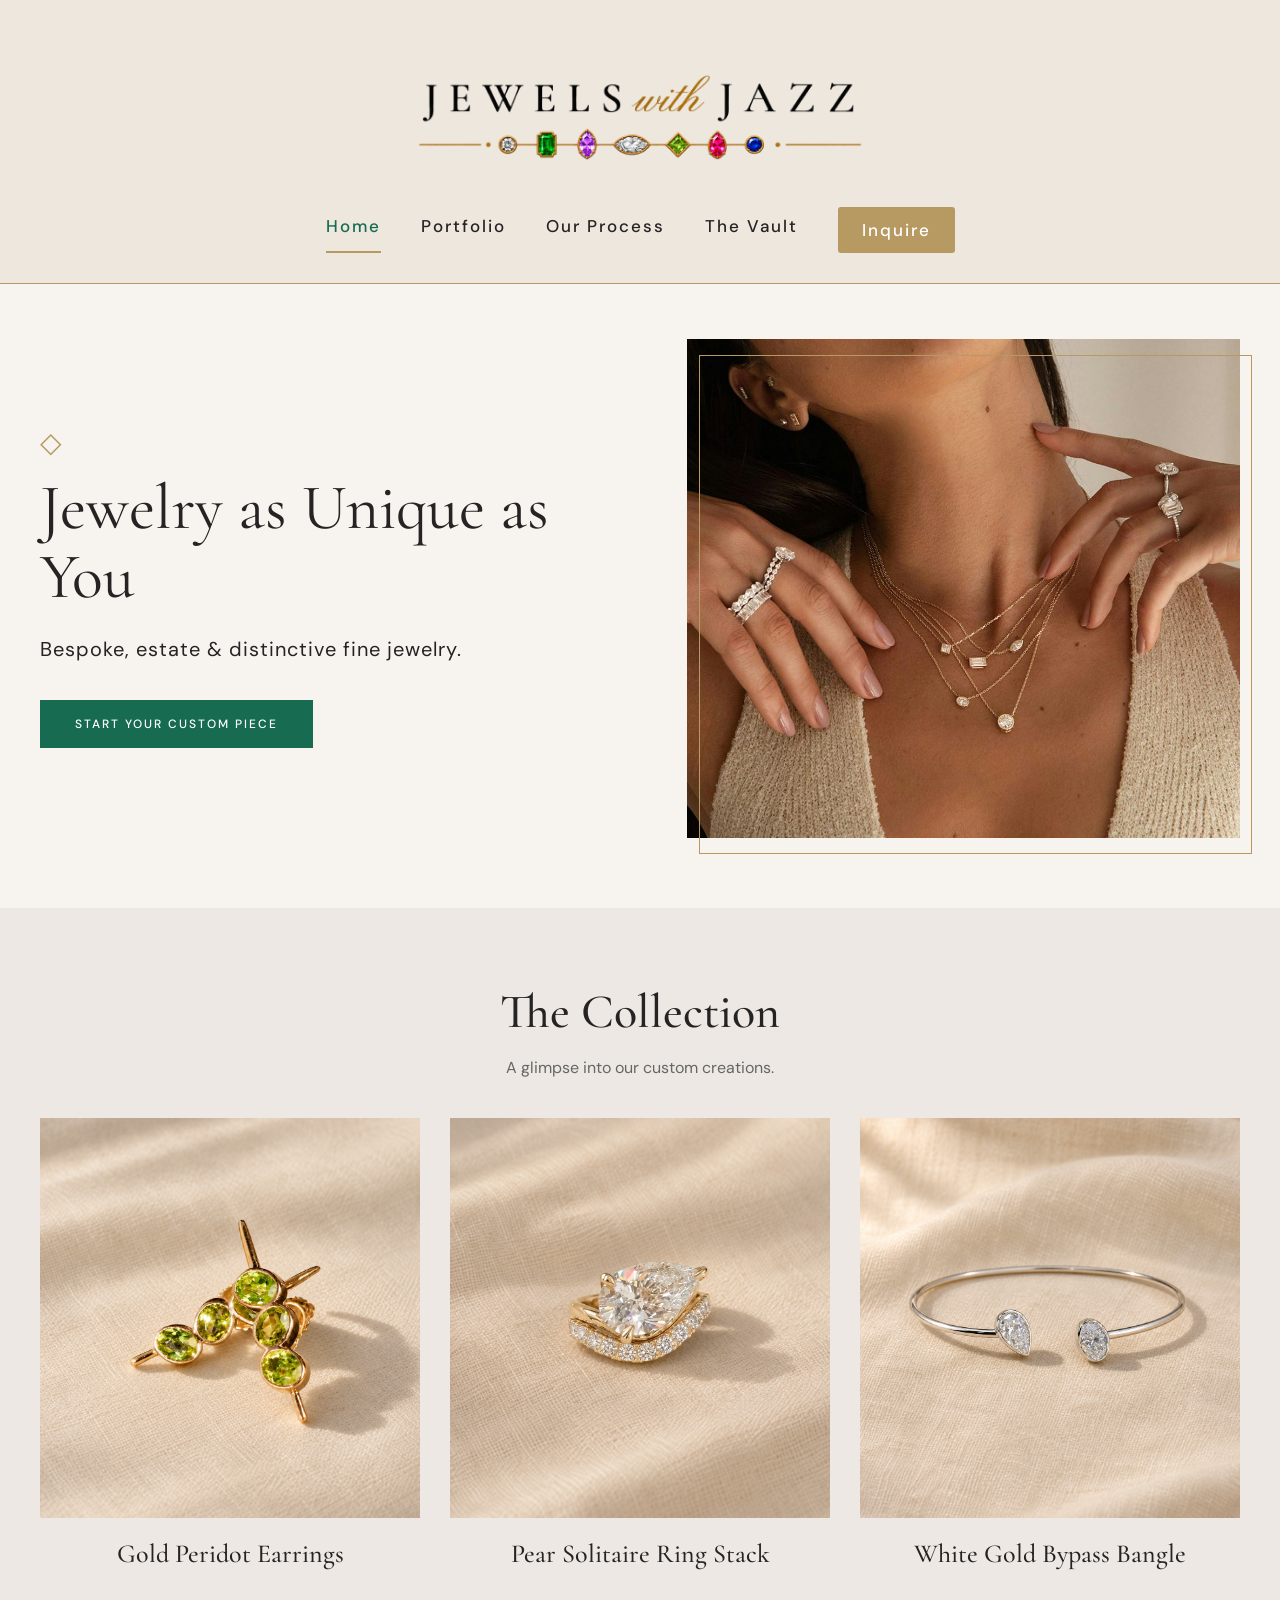
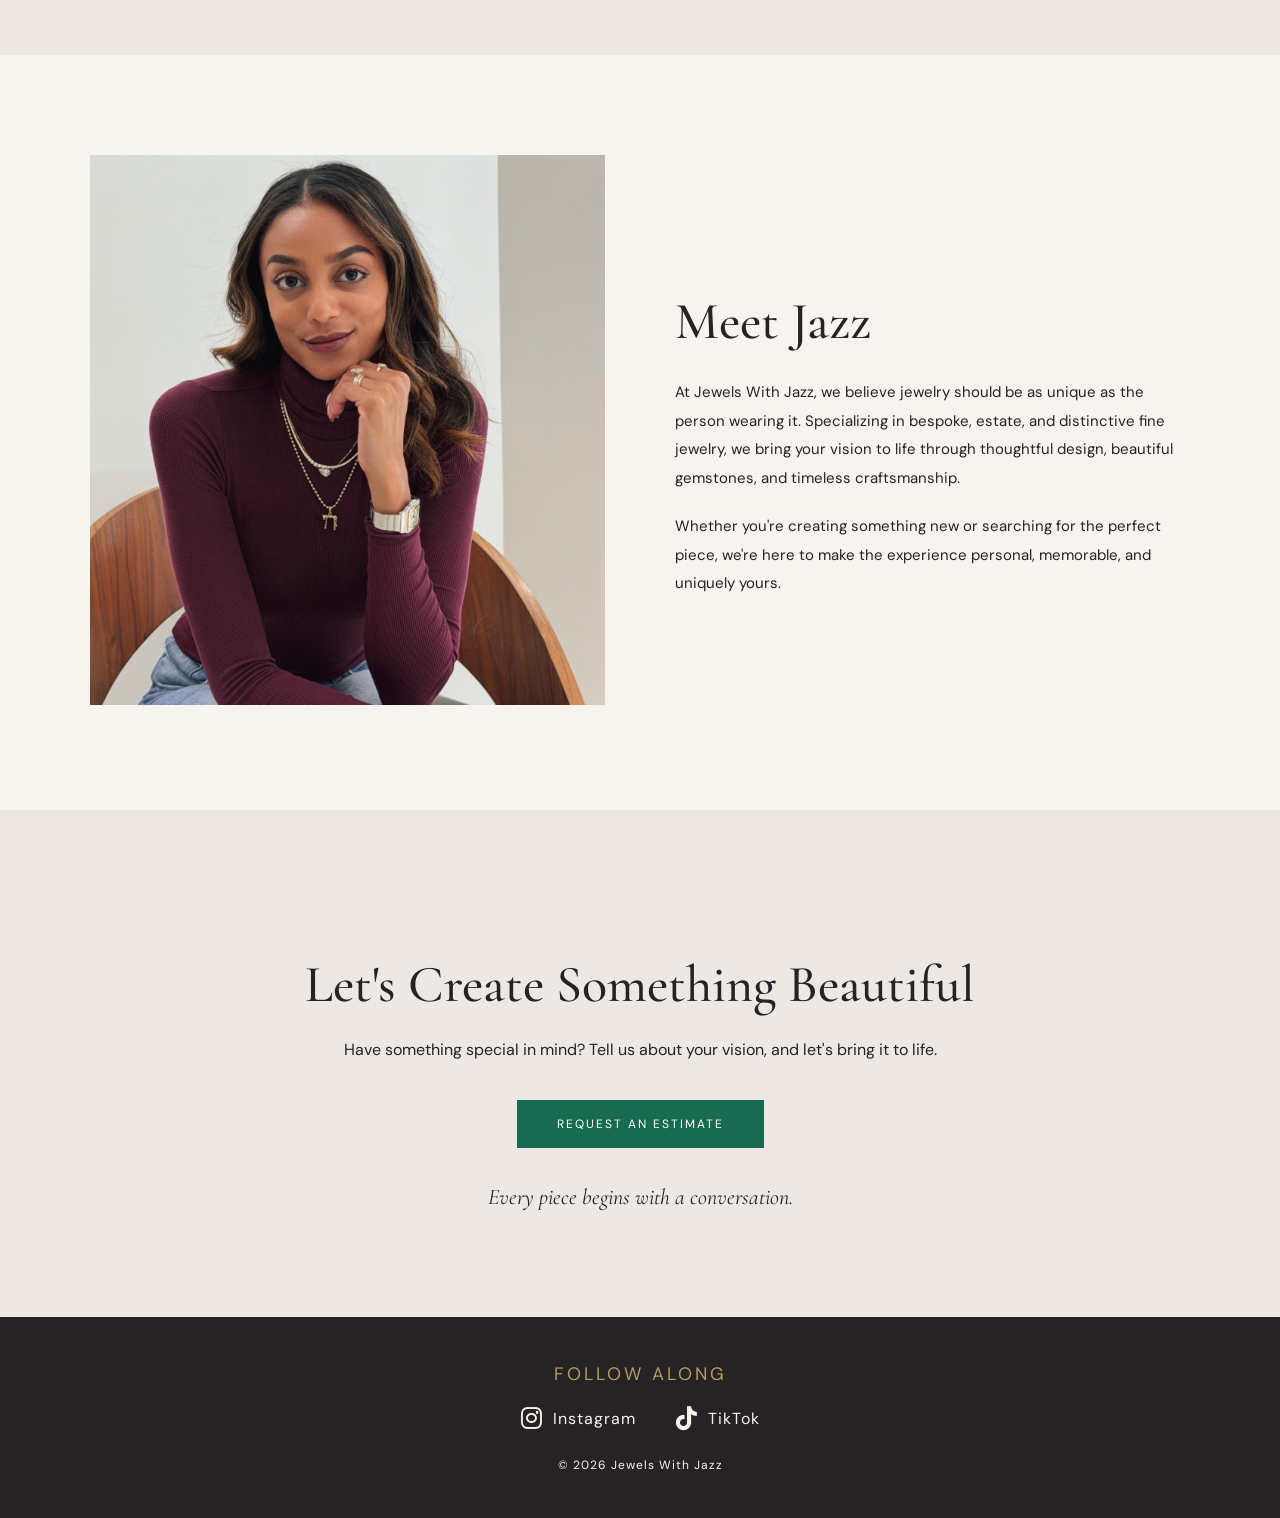
<file: index.html>
<!doctype html>
<html lang="en">
  <link
    rel="stylesheet"
    href="https://cdnjs.cloudflare.com/ajax/libs/font-awesome/6.5.2/css/all.min.css"
  />
  <head>
    <meta charset="UTF-8" />
    <meta name="viewport" content="width=device-width, initial-scale=1.0" />

    <title>Jewels With Jazz | Bespoke Fine Jewelry</title>

    <link rel="stylesheet" href="style.css" />
  </head>

  <body>
    <!-- ===== HEADER & NAVIGATION ===== -->
    <header>
      <a href="index.html" class="logo-link">
        <img
          src="images/jewels-with-jazz-logo-transparent.png"
          alt="Jewels With Jazz"
          class="site-logo"
        />
      </a>

      <nav>
        <a href="index.html#home" class="active">Home</a>
        <a href="index.html#portfolio">Portfolio</a>
        <a href="process.html">Our Process</a>
        <a href="vault.html">The Vault</a>
        <a href="inquire.html" class="nav-inquire">Inquire</a>
      </nav>
    </header>

    <main>
      <!-- ===== HOMEPAGE HERO SECTION ===== -->
      <section id="home">
        <div class="hero-container">
          <!-- Left: Text and CTA -->
          <div class="hero-content">
            <div class="hero-diamond" aria-hidden="true">◇</div>

            <h1>Jewelry as Unique as You</h1>

            <p>Bespoke, estate & distinctive fine jewelry.</p>

            <a href="inquire.html" class="hero-button">
              Start Your Custom Piece
            </a>
          </div>

          <!-- Right: Featured Jewelry Image -->
          <div class="hero-image">
            <img
              src="images/hero-jewelry.jpg"
              alt="Elegant fine jewelry featuring a sparkling gemstone"
            />
          </div>
        </div>
      </section>

      <!-- ===== PORTFOLIO SECTION ===== -->
      <section id="portfolio">
        <h2>The Collection</h2>

        <p>A glimpse into our custom creations.</p>

        <div class="portfolio-grid">
          <div class="portfolio-item">
            <img
              src="images/gold-peridot-earrings.png"
              alt="Gold peridot earrings displayed on ivory linen"
            />
            <h3>Gold Peridot Earrings</h3>
          </div>

          <div class="portfolio-item">
            <img
              src="images/pear-solitaire-ring.png"
              alt="Pear-shaped diamond solitaire ring stack on ivory linen"
            />
            <h3>Pear Solitaire Ring Stack</h3>
          </div>

          <div class="portfolio-item">
            <img
              src="images/white-gold-bypass-bangle.png"
              alt="White gold bypass bangle with diamond accents on ivory linen"
            />
            <h3>White Gold Bypass Bangle</h3>
          </div>
        </div>
      </section>

      <!-- ===== MEET JAZZ SECTION ===== -->
      <section id="about">
        <div class="about-container">
          <div class="about-image">
            <img
              src="images/jazz-headshot-1.jpeg"
              alt="Jazz, founder of Jewels With Jazz"
            />
          </div>

          <div class="about-text">
            <h2>Meet Jazz</h2>

            <p>
              At Jewels With Jazz, we believe jewelry should be as unique as the
              person wearing it. Specializing in bespoke, estate, and
              distinctive fine jewelry, we bring your vision to life through
              thoughtful design, beautiful gemstones, and timeless
              craftsmanship.
            </p>

            <p>
              Whether you're creating something new or searching for the perfect
              piece, we're here to make the experience personal, memorable, and
              uniquely yours.
            </p>
          </div>
        </div>
      </section>

      <!-- ===== INQUIRY SECTION ===== -->
      <section id="inquire">
        <h2>Let's Create Something Beautiful</h2>

        <p>
          Have something special in mind? Tell us about your vision, and let's
          bring it to life.
        </p>

        <a href="inquire.html" class="inquiry-button"> Request an Estimate </a>

        <p class="inquiry-note">Every piece begins with a conversation.</p>
      </section>
    </main>

    <!-- ===== FOOTER ===== -->
    <footer>
      <div class="footer-socials">
        <p>Follow Along</p>

        <a
          href="https://www.instagram.com/jewelswithjazz/"
          target="_blank"
          rel="noopener noreferrer"
        >
          <i class="fa-brands fa-instagram" aria-hidden="true"></i>
          Instagram
        </a>

        <a
          href="https://www.tiktok.com/@jewels.with.jazz"
          target="_blank"
          rel="noopener noreferrer"
        >
          <i class="fa-brands fa-tiktok" aria-hidden="true"></i>
          TikTok
        </a>
      </div>

      <p>&copy; 2026 Jewels With Jazz</p>
    </footer>

    <!-- ===== JAVASCRIPT ===== -->
    <script src="script.js"></script>
  </body>
</html>
</file>
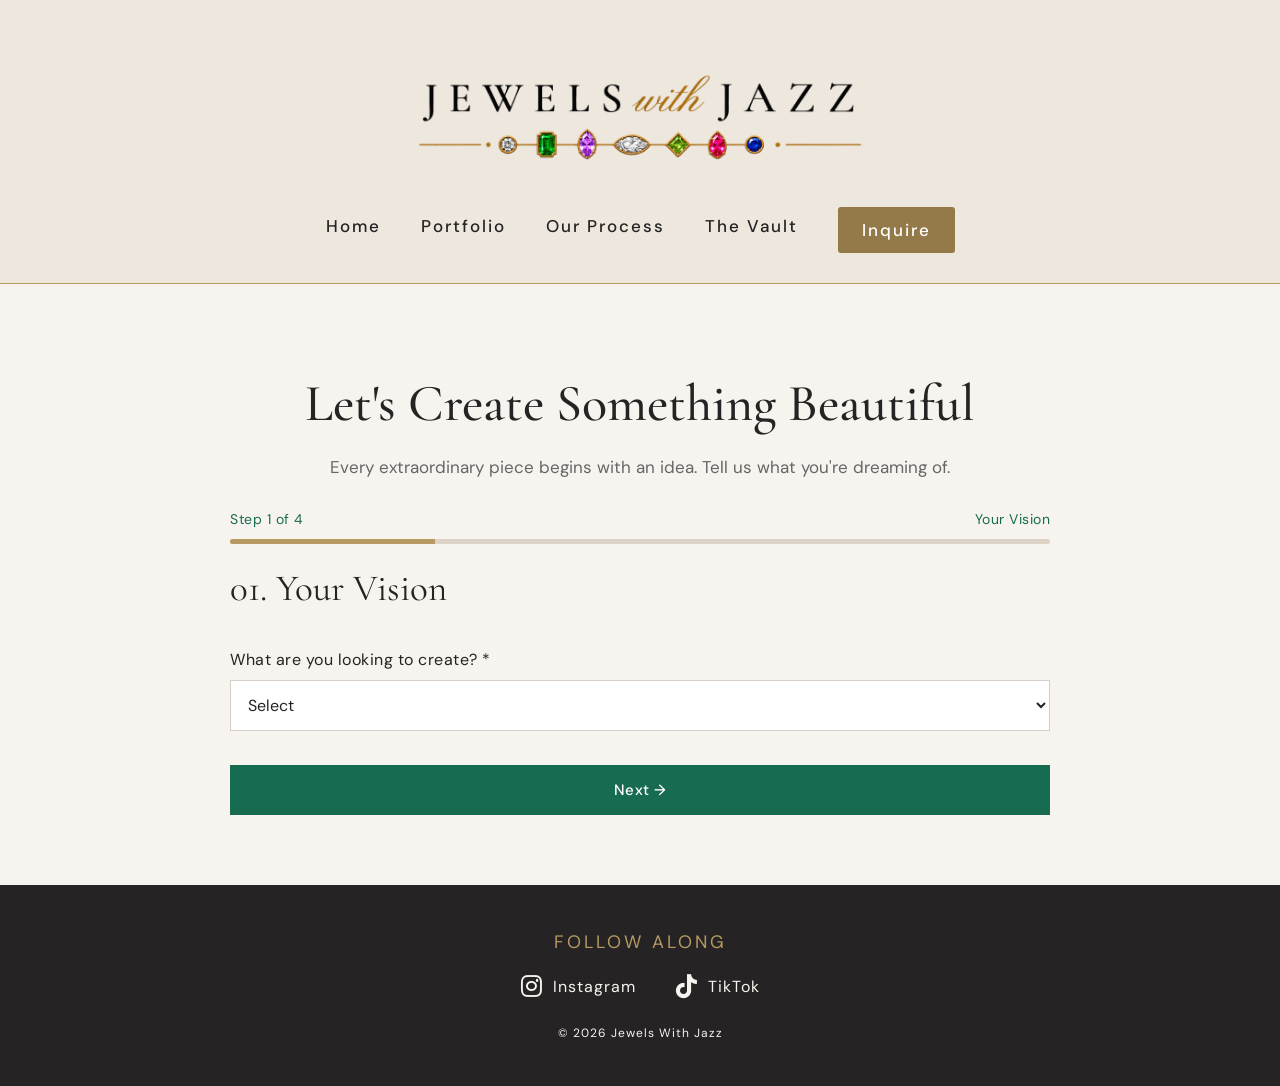
<file: inquire.html>
<!doctype html>

<html lang="en">
  <head>
    <meta charset="utf-8" />
    <meta content="width=device-width, initial-scale=1.0" name="viewport" />
    <title>Custom Jewelry Inquiry | Jewels With Jazz</title>
    <link href="style.css" rel="stylesheet" />
    <link
      href="https://cdnjs.cloudflare.com/ajax/libs/font-awesome/6.5.2/css/all.min.css"
      rel="stylesheet"
    />
  </head>
  <body>
    <!-- ===== HEADER & NAVIGATION ===== -->
    <header>
      <a class="logo-link" href="index.html">
        <img
          alt="Jewels With Jazz"
          class="site-logo"
          src="images/jewels-with-jazz-logo-transparent.png"
        />
      </a>
      <nav>
        <a href="index.html#home">Home</a>
        <a href="index.html#portfolio">Portfolio</a>
        <a href="process.html">Our Process</a>
        <a href="vault.html">The Vault</a>
        <a class="nav-inquire active" href="inquire.html">Inquire</a>
      </nav>
    </header>
    <!-- ===== INQUIRY PAGE ===== -->
    <main>
      <section id="custom-inquiry">
        <h2>Let's Create Something Beautiful</h2>
        <p>
          Every extraordinary piece begins with an idea. Tell us what you're
          dreaming of.
        </p>
        <!-- ===== CUSTOM JEWELRY INQUIRY FORM ===== -->
        <form
          enctype="multipart/form-data"
          id="jewelry-inquiry-form"
          novalidate
        >
          <div aria-label="Inquiry progress" class="form-progress">
            <div class="form-progress-top">
              <span id="form-step-count">Step 1 of 4</span
              ><span id="form-step-name">Your Vision</span>
            </div>
            <div
              aria-label="Form completion"
              aria-valuemax="4"
              aria-valuemin="1"
              aria-valuenow="1"
              class="form-progress-track"
              role="progressbar"
            >
              <div id="form-progress-fill"></div>
            </div>
          </div>
          <!-- ===== SECTION 1: CONTACT INFORMATION ===== -->

          <!-- ===== SECTION 2: JEWELRY TYPE ===== -->

          <!-- ===== SECTION 3: DESIGN PREFERENCES ===== -->

          <!-- ===== SECTION 4: INSPIRATION PHOTOS ===== -->

          <!-- ===== SECTION 5: BUDGET & TIMELINE ===== -->

          <!-- ===== ESTIMATE & TIMELINE DISCLAIMERS ===== -->

          <!-- ===== SUBMIT BUTTON ===== -->

          <fieldset class="form-step">
            <legend>01. Your Vision</legend>
            <label for="jewelry-type">
              What are you looking to create? *
            </label>
            <select id="jewelry-type" name="jewelryType" required="">
              <option disabled="" selected="" value="">Select</option>
              <option value="ring">Ring</option>
              <option value="necklace">Necklace / Pendant</option>
              <option value="earrings">Earrings</option>
              <option value="bracelet">Bracelet</option>
              <option value="redesign">Heirloom Redesign</option>
              <option value="other">Other</option>
            </select>
            <div
              class="conditional-field"
              hidden=""
              id="other-jewelry-type-field"
            >
              <label for="other-jewelry-type"
                >Please specify the jewelry type *</label
              >
              <input
                id="other-jewelry-type"
                name="otherJewelryType"
                type="text"
              />
            </div>
            <!-- ===== CONDITIONAL JEWELRY QUESTIONS ===== -->
            <!-- RING OPTIONS -->
            <div class="conditional-field" hidden="" id="ring-options">
              <label for="ring-size">Ring Size *</label>
              <select disabled="" id="ring-size" name="ringSize">
                <option disabled="" selected="" value="">Select</option>
                <option value="2">2</option>
                <option value="3">3</option>
                <option value="4">4</option>
                <option value="5">5</option>
                <option value="6">6</option>
                <option value="7">7</option>
                <option value="8">8</option>
                <option value="9">9</option>
                <option value="10">10</option>
                <option value="unknown">I don't know my ring size</option>
                <option value="other">Other</option>
              </select>
            </div>
            <div class="conditional-field" hidden="" id="other-ring-size-field">
              <label for="other-ring-size"
                >Please specify your ring size *</label
              >
              <input id="other-ring-size" name="otherRingSize" type="text" />
            </div>
            <!-- NECKLACE OPTIONS -->
            <div class="conditional-field" hidden="" id="necklace-options">
              <label for="necklace-length"> Preferred Necklace Length </label>
              <select disabled="" id="necklace-length" name="necklaceLength">
                <option disabled="" selected="" value="">Select</option>
                <option value="16">16 inches</option>
                <option value="18">18 inches</option>
                <option value="20">20 inches</option>
                <option value="24">24 inches</option>
                <option value="other">Other</option>
                <option value="undecided">Undecided</option>
              </select>
              <div
                class="conditional-field"
                hidden=""
                id="other-necklace-length-field"
              >
                <label for="other-necklace-length"
                  >Please specify the necklace length *</label
                >
                <input
                  id="other-necklace-length"
                  name="otherNecklaceLength"
                  type="text"
                />
              </div>
            </div>
            <!-- EARRING OPTIONS -->
            <div class="conditional-field" hidden="" id="earring-options">
              <label for="earring-style"> Preferred Earring Style </label>
              <select disabled="" id="earring-style" name="earringStyle">
                <option disabled="" selected="" value="">Select</option>
                <option value="studs">Studs</option>
                <option value="hoops">Hoops</option>
                <option value="drops">Drop Earrings</option>
                <option value="other">Other</option>
                <option value="undecided">Undecided</option>
              </select>
              <div
                class="conditional-field"
                hidden=""
                id="other-earring-style-field"
              >
                <label for="other-earring-style"
                  >Please specify the earring style *</label
                >
                <input
                  id="other-earring-style"
                  name="otherEarringStyle"
                  type="text"
                />
              </div>
            </div>
            <!-- Bracelet Options -->
            <div class="conditional-field" hidden="" id="bracelet-options">
              <label for="bracelet-style">Bracelet Style</label>
              <select id="bracelet-style" name="braceletStyle">
                <option disabled="" selected="" value="">Select</option>
                <option value="bangle">Bangle</option>
                <option value="chain">Chain Bracelet</option>
                <option value="tennis">Tennis Bracelet</option>
                <option value="charm">Charm Bracelet</option>
                <option value="other">Other</option>
              </select>
              <div
                class="conditional-field"
                hidden=""
                id="other-bracelet-style-field"
              >
                <label for="other-bracelet-style">Please specify *</label>
                <input
                  id="other-bracelet-style"
                  name="otherBraceletStyle"
                  type="text"
                />
              </div>
              <label for="bracelet-size">Wrist Size / Bracelet Length</label>
              <select id="bracelet-size" name="braceletSize">
                <option disabled="" selected="" value="">Select</option>
                <option value="6">6 inches</option>
                <option value="6.5">6.5 inches</option>
                <option value="7">7 inches</option>
                <option value="7.5">7.5 inches</option>
                <option value="8">8 inches</option>
                <option value="undecided">Undecided</option>
                <option value="other">Other</option>
              </select>
              <div
                class="conditional-field"
                hidden=""
                id="other-bracelet-size-field"
              >
                <label for="other-bracelet-size"
                  >Please specify your size *</label
                >
                <input
                  id="other-bracelet-size"
                  name="otherBraceletSize"
                  type="text"
                />
              </div>
            </div>
            <!-- Heirloom Redesign Options -->
            <div class="conditional-field" hidden="" id="redesign-options">
              <label for="redesign-piece">What are you redesigning?</label>
              <select id="redesign-piece" name="redesignPiece">
                <option disabled="" selected="" value="">Select</option>
                <option value="ring">Ring</option>
                <option value="necklace">Necklace / Pendant</option>
                <option value="earrings">Earrings</option>
                <option value="bracelet">Bracelet</option>
                <option value="other">Other</option>
              </select>
              <label for="redesign-details"
                >What would you like to change?</label
              >
              <textarea
                id="redesign-details"
                name="redesignDetails"
                placeholder="Tell us about your vision..."
                rows="3"
              ></textarea>
            </div>
          </fieldset>
          <fieldset class="form-step" hidden="">
            <legend>02. The Details</legend>
            <div class="form-two-columns">
              <div class="form-column">
                <label for="metal-type">Preferred Metal *</label
                ><select id="metal-type" name="metalType" required="">
                  <option disabled="" selected="" value="">Select</option>
                  <option value="yellow-gold">Yellow Gold</option>
                  <option value="white-gold">White Gold</option>
                  <option value="rose-gold">Rose Gold</option>
                  <option value="platinum">Platinum</option>
                  <option value="undecided">Undecided</option>
                  <option value="other">Other</option>
                </select>
              </div>
              <div class="form-column">
                <label for="gemstone-type"> Preferred Gemstone </label
                ><select id="gemstone-type" name="gemstoneType">
                  <option disabled="" selected="" value="">Select</option>
                  <option value="natural-diamond">Natural Diamond</option>
                  <option value="lab-grown-diamond">Lab-Grown Diamond</option>
                  <option value="precious-semiprecious">
                    Precious or Semiprecious Gemstone
                  </option>
                  <option value="undecided">Undecided</option>
                </select>
              </div>
            </div>
            <!-- METAL PREFERENCE -->

            <div class="conditional-field" hidden="" id="other-metal-field">
              <label for="other-metal"
                >Please specify your preferred metal *</label
              >
              <input id="other-metal" name="otherMetal" type="text" />
            </div>
            <!-- GEMSTONE PREFERENCE -->

            <div class="conditional-field" hidden="" id="other-gemstone-field">
              <label for="other-gemstone"
                >Please specify your preferred gemstone *</label
              >
              <input id="other-gemstone" name="otherGemstone" type="text" />
            </div>
            <!-- CUSTOMER-SUPPLIED STONES -->
            <label for="customer-stones">
              Will you be providing your own gemstone(s)?
            </label>
            <select id="customer-stones" name="customerStones">
              <option disabled="" selected="" value="">Select</option>
              <option value="yes">Yes</option>
              <option value="no">No</option>
            </select>
            <!-- DESIGN DESCRIPTION -->
            <label for="design-description">
              Tell Us More About Your Dream Piece *
            </label>
            <textarea
              id="design-description"
              name="designDescription"
              placeholder="Tell us about your ideas, inspiration, or anything you'd love us to know..."
              required=""
              rows="5"
            ></textarea>
            <h3 class="form-subheading">Your Inspiration</h3>
            <legend>04. Your Inspiration</legend>
            <p class="form-helper-text">
              Have a design in mind? Upload photos, sketches, or inspiration
              images to help us understand your vision.
            </p>
            <label for="inspiration-photos">
              Upload Inspiration Photos (Optional)
            </label>
            <input
              accept=".jpg,.jpeg,.png,.webp"
              id="inspiration-photos"
              multiple=""
              name="inspirationPhotos"
              type="file"
            />
            <p class="form-helper-text">
              Accepted formats: JPG, PNG, and WEBP. Maximum 5 images, 5 MB each.
            </p>
          </fieldset>
          <fieldset class="form-step" hidden="">
            <legend>03. Your Timeline</legend>
            <div class="form-two-columns">
              <div class="form-column">
                <label for="budget-range"> Approximate Budget (Optional) </label
                ><select id="budget-range" name="budgetRange">
                  <option disabled="" selected="" value="">Select</option>
                  <option value="under-500">Under $500</option>
                  <option value="500-1000">$500 - $1,000</option>
                  <option value="1000-2500">$1,000 - $2,500</option>
                  <option value="2500-5000">$2,500 - $5,000</option>
                  <option value="5000-10000">$5,000 - $10,000</option>
                  <option value="10000-plus">$10,000+</option>
                  <option value="undecided">Undecided</option>
                  <option value="prefer-not-to-say">Prefer Not to Say</option>
                </select>
              </div>
              <div class="form-column">
                <label for="project-timeline">
                  When would you ideally like your piece? </label
                ><select id="project-timeline" name="projectTimeline">
                  <option disabled="" selected="" value="">Select</option>
                  <option value="rush">Rush</option>
                  <option value="standard">
                    Standard (approximately 2–3 weeks)
                  </option>
                  <option value="flexible">I'm Flexible</option>
                </select>
              </div>
            </div>
            <!-- BUDGET -->

            <p class="form-helper-text">
              Why we ask: Knowing your approximate budget helps us recommend
              materials and design options that align with your vision.
            </p>
            <!-- TIMELINE -->

            <!-- RUSH DEADLINE -->
            <div class="conditional-field" hidden="" id="rush-deadline-field">
              <label for="rush-deadline">When do you need it by? *</label>
              <input
                disabled=""
                id="rush-deadline"
                name="rushDeadline"
                type="date"
              />
              <p class="form-helper-text">
                Rush requests are reviewed on a case-by-case basis. Availability
                and any additional fees will be discussed before confirming your
                timeline.
              </p>
            </div>
            <!-- HOW DID YOU HEAR ABOUT US? -->
            <label for="referral-source">How Did You Hear About Us?</label>
            <select id="referral-source" name="referralSource">
              <option disabled="" selected="" value="">Select</option>
              <option value="friend">Friend</option>
              <option value="social-media">Social Media</option>
              <option value="event">Event</option>
              <option value="other">Other</option>
            </select>
            <div class="conditional-field" hidden="" id="other-referral-field">
              <label for="other-referral">Please specify *</label>
              <input
                disabled=""
                id="other-referral"
                name="otherReferral"
                type="text"
              />
            </div>
            <!-- ADDITIONAL NOTES -->
            <label for="additional-notes">
              Anything Else We Should Know? (Optional)
            </label>
            <textarea
              id="additional-notes"
              name="additionalNotes"
              placeholder="Special occasions, meaningful details, questions, or anything else..."
              rows="4"
            ></textarea>
          </fieldset>

          <!-- STEP 4: CONTACT INFORMATION -->
          <fieldset class="form-step" hidden>
            <legend>04. Let's Connect</legend>

            <!-- Full Name -->
            <label for="customer-name">Full Name *</label>
            <input
              type="text"
              id="customer-name"
              name="customerName"
              autocomplete="name"
              required
            />

            <!-- Phone and Email -->
            <div class="form-two-columns">
              <div class="form-column">
                <label for="customer-phone">Phone Number *</label>
                <input
                  type="tel"
                  id="customer-phone"
                  name="customerPhone"
                  autocomplete="tel"
                  required
                />
              </div>

              <div class="form-column">
                <label for="customer-email">Email Address *</label>
                <input
                  type="email"
                  id="customer-email"
                  name="customerEmail"
                  autocomplete="email"
                  required
                />
              </div>
            </div>

            <div class="estimate-disclaimer">
              <p><strong>A Note About Estimates</strong></p>
              <p>
                All inquiries are reviewed individually. Any pricing discussed
                is preliminary and may change based on materials, gemstone
                availability, design specifications, and other factors. Final
                pricing will be confirmed before proceeding.
              </p>
              <br />
              <p><strong>A Note About Timelines</strong></p>
              <p>
                We make every effort to accommodate requested timelines and
                deadlines. Standard turnaround time is approximately 2–3 weeks;
                however, completion times may vary based on design complexity,
                materials, and availability.
              </p>
              <p>
                Rush requests are reviewed on a case-by-case basis, subject to
                approval, and may incur additional fees. All timelines are
                estimates and are not guaranteed unless expressly confirmed by
                Jewels With Jazz.
              </p>
            </div>
          </fieldset>
          <div class="form-navigation">
            <button hidden="" id="form-back" type="button">Back</button
            ><button id="form-next" type="button">
              Next <span aria-hidden="true">→</span></button
            ><button hidden="" type="submit">Submit My Inquiry</button>
          </div>
        </form>
      </section>
    </main>
    <!-- ===== FOOTER ===== -->
    <footer>
      <div class="footer-socials">
        <p>Follow Along</p>
        <a
          href="https://www.instagram.com/jewelswithjazz/"
          rel="noopener noreferrer"
          target="_blank"
        >
          <i aria-hidden="true" class="fa-brands fa-instagram"></i>
          Instagram
        </a>
        <a
          href="https://www.tiktok.com/@jewels.with.jazz"
          rel="noopener noreferrer"
          target="_blank"
        >
          <i aria-hidden="true" class="fa-brands fa-tiktok"></i>
          TikTok
        </a>
      </div>
      <p>© 2026 Jewels With Jazz</p>
    </footer>
    <!-- ===== JAVASCRIPT ===== -->
    <script src="script.js"></script>
  </body>
</html>
</file>
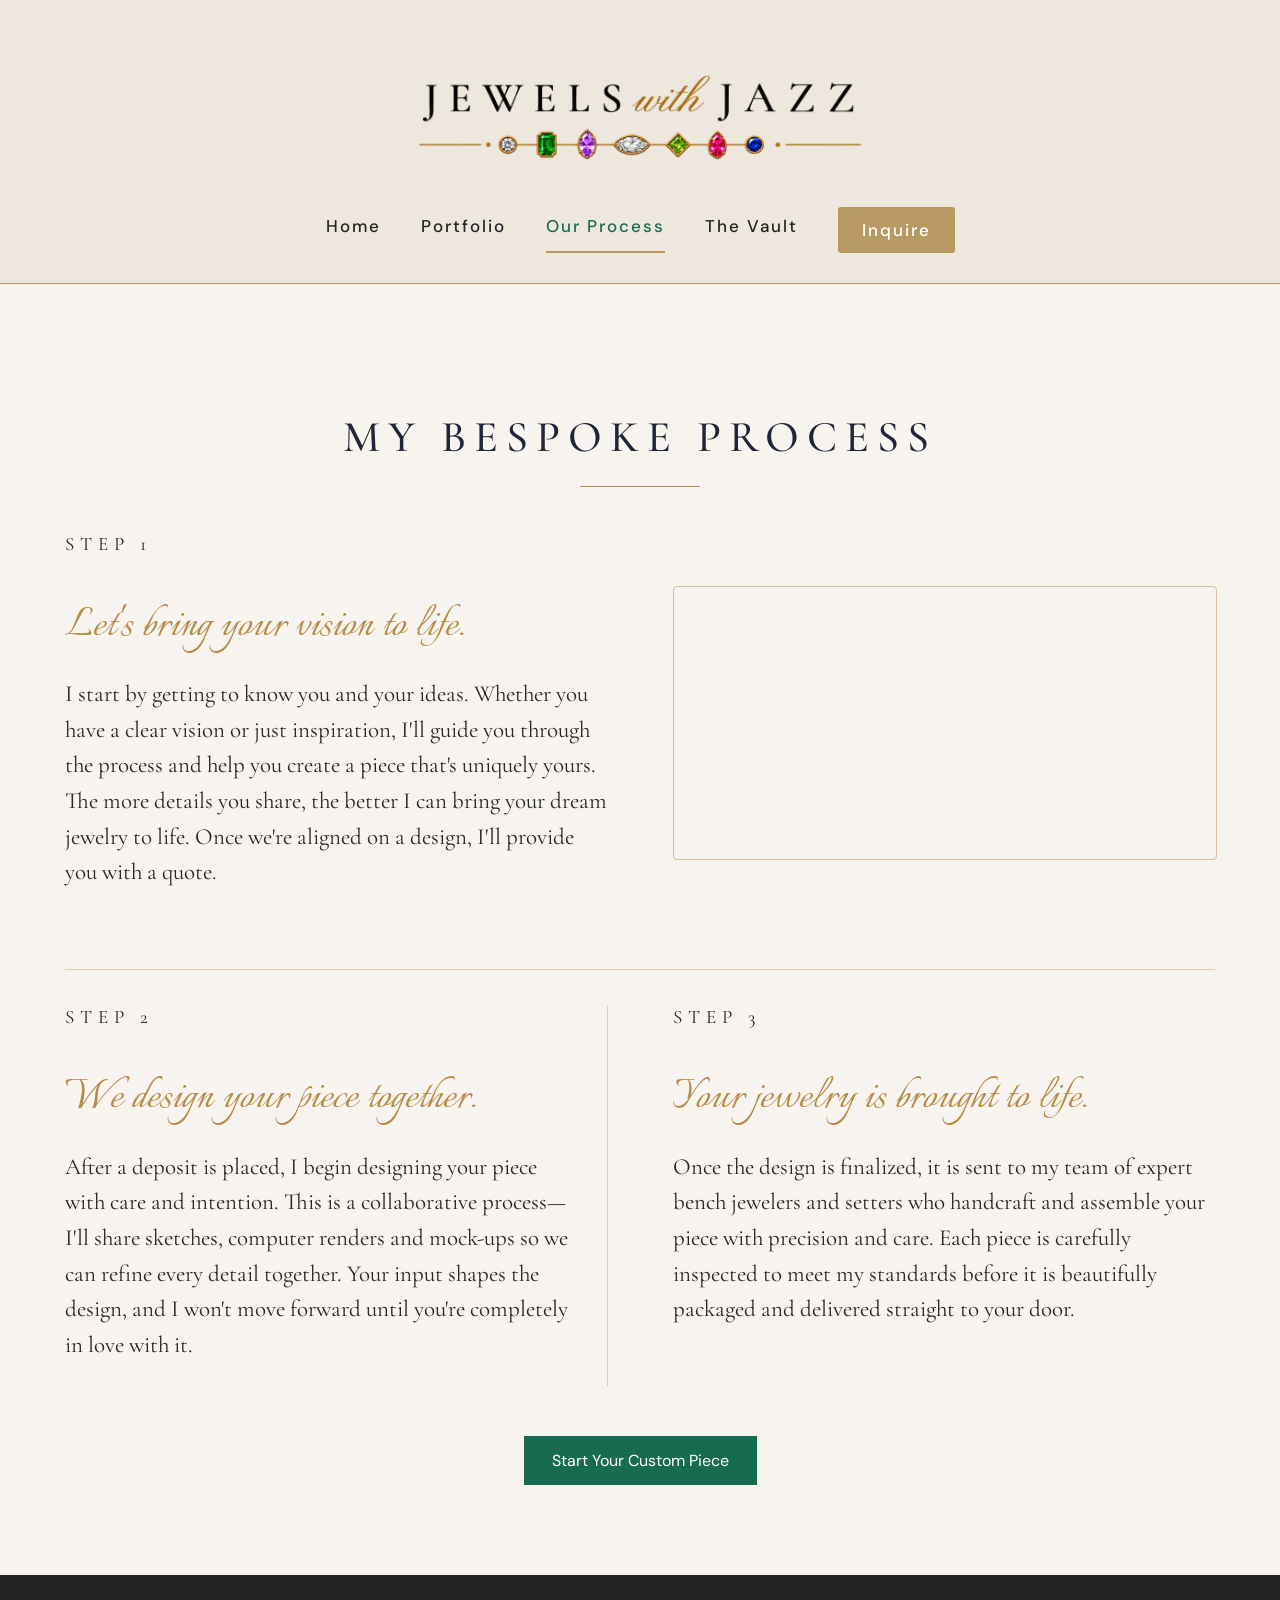
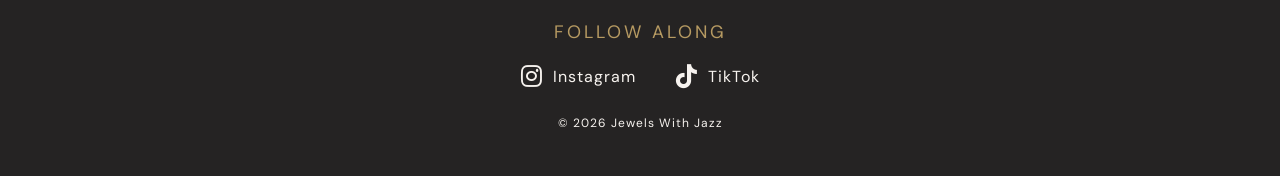
<file: process.html>
<!doctype html>
<html lang="en">
  <head>
    <meta charset="UTF-8" />
    <meta name="viewport" content="width=device-width, initial-scale=1.0" />
    <title>Our Process | Jewels With Jazz</title>
    <link rel="stylesheet" href="style.css" />
    <link
      rel="stylesheet"
      href="https://cdnjs.cloudflare.com/ajax/libs/font-awesome/6.5.2/css/all.min.css"
    />
  </head>

  <body>
    <header>
      <a href="index.html" class="logo-link">
        <img
          src="images/jewels-with-jazz-logo-transparent.png"
          alt="Jewels With Jazz"
          class="site-logo"
        />
      </a>

      <nav>
        <a href="index.html#home">Home</a>
        <a href="index.html#portfolio">Portfolio</a>
        <a href="process.html" class="active">Our Process</a>
        <a href="vault.html">The Vault</a>
        <a href="inquire.html" class="nav-inquire">Inquire</a>
      </nav>
    </header>

    <main>
      <section id="process-page">
        <h1>My Bespoke Process</h1>

        <div class="bespoke-layout">
          <!-- TOP SECTION: STEP 1 + VIDEO -->
          <div class="bespoke-feature">
            <!-- STEP 1 -->
            <article class="bespoke-step">
              <div class="bespoke-content">
                <span class="step-number">STEP 1</span>

                <h2>Let's bring your vision to life.</h2>

                <p>
                  I start by getting to know you and your ideas. Whether you
                  have a clear vision or just inspiration, I'll guide you
                  through the process and help you create a piece that's
                  uniquely yours. The more details you share, the better I can
                  bring your dream jewelry to life. Once we're aligned on a
                  design, I'll provide you with a quote.
                </p>
              </div>
            </article>

            <!-- BEHIND-THE-SCENES VIDEO -->
            <div class="bespoke-video">
              <video
                autoplay
                muted
                loop
                playsinline
                preload="metadata"
                aria-label="Behind-the-scenes jewelry design video"
              >
                <source
                  src="images/jewels-with-jazz-bespoke-process-video.mp4"
                  type="video/mp4"
                />
                Your browser does not support video playback.
              </video>
            </div>
          </div>
          <!-- END TOP SECTION -->

          <!-- BOTTOM SECTION: STEPS 2 + 3 -->
          <div class="bespoke-bottom">
            <!-- STEP 2 -->
            <article class="bespoke-step">
              <div class="bespoke-content">
                <span class="step-number">STEP 2</span>

                <h2>We design your piece together.</h2>

                <p>
                  After a deposit is placed, I begin designing your piece with
                  care and intention. This is a collaborative process—I'll share
                  sketches, computer renders and mock-ups so we can refine every
                  detail together. Your input shapes the design, and I won't
                  move forward until you're completely in love with it.
                </p>
              </div>
            </article>

            <!-- STEP 3 -->
            <article class="bespoke-step">
              <div class="bespoke-content">
                <span class="step-number">STEP 3</span>

                <h2>Your jewelry is brought to life.</h2>

                <p>
                  Once the design is finalized, it is sent to my team of expert
                  bench jewelers and setters who handcraft and assemble your
                  piece with precision and care. Each piece is carefully
                  inspected to meet my standards before it is beautifully
                  packaged and delivered straight to your door.
                </p>
              </div>
            </article>
          </div>
          <!-- END BOTTOM SECTION -->
        </div>
        <!-- END BESPOKE LAYOUT -->

        <!-- INQUIRY BUTTON -->
        <a href="inquire.html" class="process-button">
          Start Your Custom Piece
        </a>
      </section>
    </main>

    <footer>
      <div class="footer-socials">
        <p>Follow Along</p>

        <a
          href="https://www.instagram.com/jewelswithjazz/"
          target="_blank"
          rel="noopener noreferrer"
        >
          <i class="fa-brands fa-instagram" aria-hidden="true"></i>
          Instagram
        </a>

        <a
          href="https://www.tiktok.com/@jewels.with.jazz"
          target="_blank"
          rel="noopener noreferrer"
        >
          <i class="fa-brands fa-tiktok" aria-hidden="true"></i>
          TikTok
        </a>
      </div>

      <p>&copy; 2026 Jewels With Jazz</p>
    </footer>

    <script src="script.js"></script>
  </body>
</html>
</file>
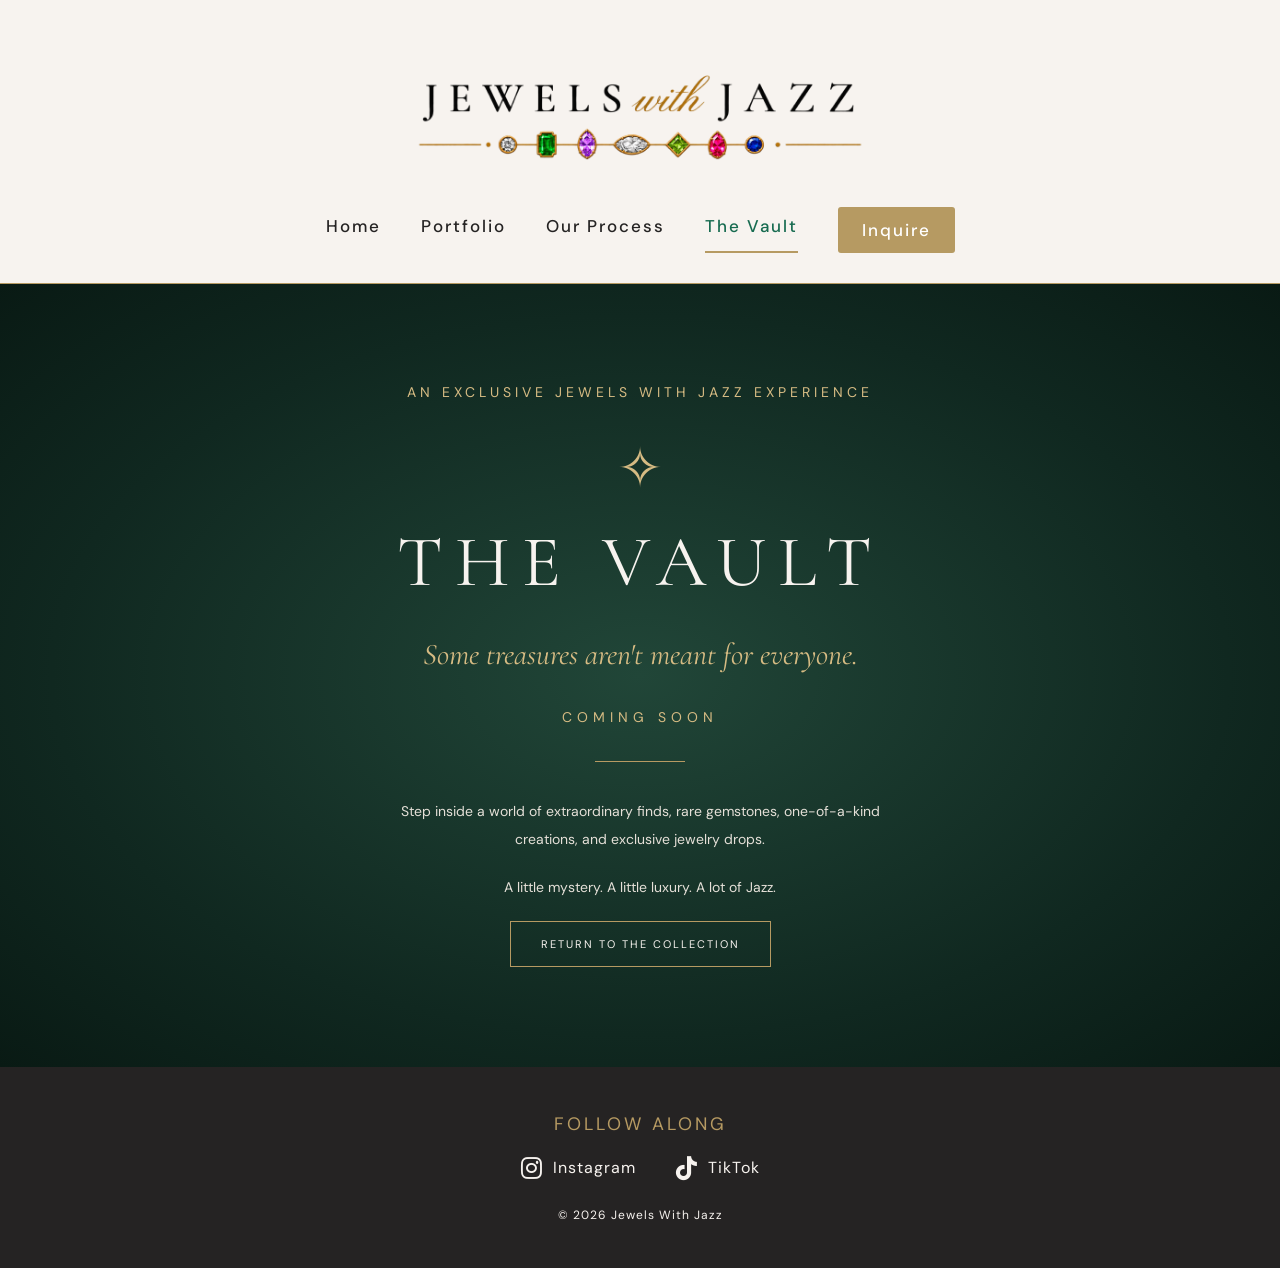
<file: vault.html>
<!doctype html>
<html lang="en">
  <link
    rel="stylesheet"
    href="https://cdnjs.cloudflare.com/ajax/libs/font-awesome/6.5.2/css/all.min.css"
  />
  <head>
    <meta charset="UTF-8" />
    <meta name="viewport" content="width=device-width, initial-scale=1.0" />

    <title>The Vault | Jewels With Jazz</title>

    <link rel="stylesheet" href="style.css?v=2" />
  </head>

  <body class="vault-page">
    <!-- ===== HEADER ===== -->

    <header>
      <a href="index.html" class="logo-link">
        <img
          src="images/jewels-with-jazz-logo-transparent.png"
          alt="Jewels With Jazz"
          class="site-logo"
        />
      </a>

      <nav>
        <a href="index.html#home">Home</a>
        <a href="index.html#portfolio">Portfolio</a>
        <a href="process.html">Our Process</a>
        <a href="vault.html" class="active">The Vault</a>
        <a href="inquire.html" class="nav-inquire">Inquire</a>
      </nav>
    </header>

    <!-- ===== THE VAULT ===== -->

    <main>
      <section id="vault">
        <p class="vault-eyebrow">AN EXCLUSIVE JEWELS WITH JAZZ EXPERIENCE</p>

        <div class="vault-symbol">✧</div>

        <h1>THE VAULT</h1>

        <p class="vault-tagline">Some treasures aren't meant for everyone.</p>

        <p class="vault-coming-soon">COMING SOON</p>

        <div class="vault-divider"></div>

        <p class="vault-description">
          Step inside a world of extraordinary finds, rare gemstones,
          one-of-a-kind creations, and exclusive jewelry drops.
        </p>

        <p class="vault-description">
          A little mystery. A little luxury. A lot of Jazz.
        </p>

        <a href="index.html" class="vault-back-button">
          RETURN TO THE COLLECTION
        </a>
      </section>
    </main>

    <!-- ===== FOOTER ===== -->

    <footer>
      <div class="footer-socials">
        <p>Follow Along</p>

        <a
          href="https://www.instagram.com/jewelswithjazz/"
          target="_blank"
          rel="noopener noreferrer"
        >
          <i class="fa-brands fa-instagram" aria-hidden="true"></i>
          Instagram
        </a>

        <a
          href="https://www.tiktok.com/@jewels.with.jazz"
          target="_blank"
          rel="noopener noreferrer"
        >
          <i class="fa-brands fa-tiktok" aria-hidden="true"></i>
          TikTok
        </a>
      </div>

      <p>&copy; 2026 Jewels With Jazz</p>
    </footer>
  </body>
</html>
</file>
<file: style.css>
/* ========================================
   JEWELS WITH JAZZ - STYLESHEET
======================================== */

/* ===== FONTS ===== */

@import url('https://fonts.googleapis.com/css2?family=Cormorant+Garamond:wght@400;500;600&family=DM+Sans:wght@400;500&family=Italianno&display=swap');


/* ===== COLOR PALETTE ===== */

:root {
    --ivory: #F7F3EF;
    --soft-beige: #EDE8E3;
    --gold: #B69A62;
    --emerald: #176B50;
    --sapphire: #243F85;
    --ruby: #A51C50;
    --amethyst: #9874B8;
    --charcoal: #252323;
}


/* ===== GLOBAL STYLES ===== */

html {
    scroll-behavior: smooth;
}

body {
    margin: 0;
    background-color: var(--ivory);
    color: var(--charcoal);
    font-family: 'DM Sans', sans-serif;
}

h1, h2, h3 {
    font-family: 'Cormorant Garamond', serif;
    font-weight: 500;
}

h1 {
    letter-spacing: 8px;
}

h2 {
    font-size: 42px;
}


/* ===== HEADER & NAVIGATION ===== */

header {
    text-align: center;
    padding: 30px 20px;
    border-bottom: 1px solid var(--gold);
    background-color: #EDE7DE;
}

header h1 {
    font-size: 38px;
    margin-bottom: 20px;
}

nav {
    display: flex;
    justify-content: center;
    gap: 40px;
}

nav a {
    font-size: 17px;
    font-weight: 500;
    letter-spacing: 2px;
    text-decoration: none;
    color: var(--charcoal);
    padding: 8px 0;
    border-bottom: 2px solid transparent;
    transition: color 0.3s ease, border-color 0.3s ease;
}

nav a:hover {
    color: var(--emerald);
    border-bottom-color: var(--gold);
}

nav a.active {
    color: var(--emerald);
    border-bottom: 2px solid var(--gold);
}

nav a.nav-inquire {
    background-color: var(--gold);
    color: white;
    padding: 12px 24px;
    border: none;
    border-radius: 3px;
    transition: all 0.3s ease;
}

nav a.nav-inquire:hover {
    background-color: #947A49;
    color: white;
}

nav a.nav-inquire.active {
    background-color: #947A49;
}

/* ===== HOMEPAGE HERO: SPLIT EDITORIAL LAYOUT ===== */

#home {
    background-color: var(--ivory);
    padding: 55px 32px 70px;
}

.hero-container {
    max-width: 1200px;
    margin: 0 auto;
    display: grid;
    grid-template-columns: minmax(0, 1fr) minmax(0, 0.95fr);
    gap: clamp(35px, 5vw, 85px);
    align-items: center;
}

.hero-content {
    text-align: left;
}

.hero-diamond {
    color: var(--gold);
    font-size: 28px;
    line-height: 1;
    margin-bottom: 16px;
}

#home h1 {
    font-size: clamp(48px, 5vw, 76px);
    font-weight: 400;
    line-height: 1.08;
    letter-spacing: 0;
    margin: 0 0 22px;
}

#home p {
    font-size: 20px;
    letter-spacing: 1px;
    line-height: 1.6;
    margin: 0 0 35px;
}

#home .hero-button {
    display: inline-block;
    padding: 16px 35px;
    background-color: var(--emerald);
    color: white;
    text-decoration: none;
    text-transform: uppercase;
    letter-spacing: 2px;
    font-size: 12px;
    font-weight: 500;
    transition: background-color 0.3s ease;
}

#home .hero-button:hover {
    background-color: var(--gold);
}

.hero-image {
    position: relative;
    min-width: 0;
}

.hero-image::before {
    content: "";
    position: absolute;
    inset: 16px -12px -16px 12px;
    border: 1px solid var(--gold);
    pointer-events: none;
}

.hero-image img {
    display: block;
    width: 100%;
    height: clamp(380px, 39vw, 530px);
    object-fit: cover;
    background-color: var(--soft-beige);
}

/* ===== PORTFOLIO SECTION ===== */

#portfolio {
    text-align: center;
    padding: 35px 20px 60px;
    background-color: var(--soft-beige);
}

#portfolio h2 {
    font-size: 48px;
    margin-bottom: 10px;
}

#portfolio p {
    font-size: 16px;
    color: #666;
    margin-bottom: 40px;
}

/* ===== PORTFOLIO GALLERY ===== */

.portfolio-grid {
    display: grid;
    grid-template-columns: repeat(3, 1fr);
    gap: 30px;
    max-width: 1200px;
    margin: 0 auto;
}

.portfolio-item {
    text-align: center;
}

.portfolio-item img {
    width: 100%;
    height: 400px;
    object-fit: cover;
    display: block;
    transition: transform 0.3s ease;
}

.portfolio-item img:hover {
    transform: scale(1.03);
}

.portfolio-item h3 {
    font-size: 26px;
    margin-top: 20px;
}

/* Mobile Layout */

@media (max-width: 768px) {
    .portfolio-grid {
        grid-template-columns: 1fr;
        max-width: 450px;
    }
}
/* ===== MEET JAZZ SECTION ===== */

#about {
    padding: 100px 40px;
    background-color: var(--ivory);
}

.about-container {
    display: grid;
    grid-template-columns: 1fr 1fr;
    gap: 70px;
    align-items: center;
    max-width: 1100px;
    margin: 0 auto;
}

.about-image img {
    width: 100%;
    height: 550px;
    object-fit: cover;
    object-position: center 25%;
}

.about-text h2 {
    font-size: 52px;
    margin-bottom: 25px;
}

.about-text p {
    font-size: 15px;
    line-height: 1.9;
    margin-bottom: 20px;
}

/* Mobile Layout */

@media (max-width: 768px) {
    #about {
        padding: 60px 20px;
    }

    .about-container {
        grid-template-columns: 1fr;
        gap: 30px;
    }

    .about-image img {
        height: auto;
    }
}

/* ===== INQUIRY SECTION ===== */

#inquire {
    text-align: center;
    padding: 100px 20px;
    background-color: var(--soft-beige);
}

#inquire h2 {
    font-size: 52px;
    margin-bottom: 20px;
}

#inquire p {
    font-size: 16px;
    line-height: 1.8;
    margin-bottom: 35px;
}

.inquiry-button {
    display: inline-block;
    padding: 16px 40px;
    background-color: var(--emerald);
    color: white;
    text-decoration: none;
    text-transform: uppercase;
    letter-spacing: 2px;
    font-size: 12px;
    transition: background-color 0.3s ease;
}

.inquiry-button:hover {
    background-color: var(--gold);
}

#inquire .inquiry-note {
    font-family: 'Cormorant Garamond', serif;
    font-style: italic;
    font-size: 22px;
    margin-top: 30px;
    margin-bottom: 0;
}
/* ===== FOOTER ===== */

footer {
    text-align: center;
    padding: 45px 20px;
    background-color: var(--charcoal);
    color: var(--ivory);
}

footer p {
    font-size: 12px;
    letter-spacing: 1px;
    margin: 0;
}

footer > p {
    margin-top: 25px;
}

/* ===== FOOTER SOCIAL LINKS ===== */

.footer-socials {
    margin-bottom: 25px;
}

.footer-socials p {
    font-size: 18px;
    text-transform: uppercase;
    letter-spacing: 3px;
    color: var(--gold);
    margin-bottom: 20px;
}

.footer-socials a {
    display: inline-flex;
    align-items: center;
    gap: 10px;
    margin: 0 18px;
    color: var(--ivory);
    text-decoration: none;
    font-size: 16px;
    letter-spacing: 1px;
    transition: color 0.3s ease;
}

.footer-socials i {
    font-size: 24px;
}

.footer-socials a:hover {
    color: var(--gold);
}

/* ===== RESPONSIVE DESIGN ===== */

@media (max-width: 768px) {
    header h1 {
        font-size: 28px;
        letter-spacing: 4px;
    }

    nav {
        flex-wrap: wrap;
        gap: 15px;
    }

    #home {
        padding: 45px 22px 65px;
    }

    .hero-container {
        grid-template-columns: 1fr;
        gap: 35px;
        max-width: 560px;
    }

    .hero-content {
        text-align: center;
    }

    #home h1 {
        font-size: clamp(42px, 9vw, 58px);
    }

    #home p {
        font-size: 17px;
        letter-spacing: 0.5px;
    }

    .hero-image img {
        height: 390px;
    }

    #portfolio h2,
    #about h2,
    #inquire h2 {
        font-size: 38px;
    }
}

/* ========================================
   CUSTOM INQUIRY PAGE
======================================== */

/* ===== PAGE LAYOUT ===== */

#custom-inquiry {
    max-width: 750px;
    margin: 0 auto;
    padding: 80px 25px 100px;
}

#custom-inquiry h2 {
    font-size: 52px;
    text-align: center;
    margin-bottom: 15px;
}

#custom-inquiry > p {
    text-align: center;
    font-size: 15px;
    line-height: 1.8;
    color: #666;
    margin-bottom: 60px;
}

/* ===== FORM SECTIONS ===== */

#jewelry-inquiry-form fieldset {
    border: none;
    border-top: 1px solid var(--gold);
    padding: 35px 0;
    margin: 0 0 20px;
}

#jewelry-inquiry-form legend {
    font-family: 'Cormorant Garamond', serif;
    font-size: 30px;
    padding-right: 20px;
    color: var(--charcoal);
}

/* ===== FORM LABELS ===== */

#jewelry-inquiry-form label {
    display: block;
    font-size: 13px;
    letter-spacing: 0.5px;
    margin: 25px 0 10px;
}

/* ===== INPUT FIELDS ===== */

#jewelry-inquiry-form input,
#jewelry-inquiry-form select,
#jewelry-inquiry-form textarea {
    box-sizing: border-box;
    width: 100%;
    padding: 15px;
    border: 1px solid #D8D0C8;
    background-color: #FFFFFF;
    color: var(--charcoal);
    font-family: 'DM Sans', sans-serif;
    font-size: 14px;
    border-radius: 0;
}

/* ===== INPUT FOCUS EFFECT ===== */

#jewelry-inquiry-form input:focus,
#jewelry-inquiry-form select:focus,
#jewelry-inquiry-form textarea:focus {
    outline: none;
    border-color: var(--gold);
    box-shadow: 0 0 0 1px var(--gold);
}

/* ===== TEXTAREA ===== */

#jewelry-inquiry-form textarea {
    resize: vertical;
    min-height: 130px;
}

/* ===== SUBMIT BUTTON ===== */

#jewelry-inquiry-form button[type="submit"] {
    display: block;
    width: 100%;
    padding: 18px 30px;
    margin-top: 20px;
    border: none;
    background-color: var(--emerald);
    color: white;
    font-family: 'DM Sans', sans-serif;
    font-size: 12px;
    text-transform: uppercase;
    letter-spacing: 2px;
    cursor: pointer;
    transition: background-color 0.3s ease;
}

#jewelry-inquiry-form button[type="submit"]:hover {
    background-color: var(--gold);
}

/* ===== MOBILE RESPONSIVENESS ===== */

@media (max-width: 768px) {
    #custom-inquiry {
        padding: 60px 20px;
    }

    #custom-inquiry h2 {
        font-size: 38px;
    }

    #jewelry-inquiry-form legend {
        font-size: 26px;
    }
}
/* ========================================
   INQUIRY FORM - ADDITIONAL STYLING
======================================== */

/* ===== HELPER TEXT ===== */

.form-helper-text {
    font-size: 12px;
    line-height: 1.7;
    color: #777;
    margin: 10px 0 20px;
}

/* ===== ESTIMATE DISCLAIMER ===== */

.estimate-disclaimer {
    background-color: var(--soft-beige);
    border-left: 3px solid var(--gold);
    padding: 20px 25px;
    margin: 20px 0 35px;
}

.estimate-disclaimer p {
    font-size: 15px;
    line-height: 1.8;
    color: var(--charcoal);
    margin: 0 0 10px;
}

.estimate-disclaimer p:last-child {
    margin-bottom: 0;
}

.estimate-disclaimer strong {
    font-family: 'Cormorant Garamond', serif;
    font-size: 22px;
    font-weight: 600;
}

/* ===== FILE UPLOAD FIELD ===== */

#inspiration-photos {
    padding: 15px;
    background-color: var(--ivory);
    border: 1px dashed var(--gold);
    cursor: pointer;
}

#inspiration-photos::file-selector-button {
    background-color: var(--soft-beige);
    border: 1px solid var(--gold);
    padding: 10px 15px;
    margin-right: 15px;
    font-family: 'DM Sans', sans-serif;
    cursor: pointer;
}

/* ===== HIDDEN CONDITIONAL FIELDS ===== */

.conditional-field[hidden] {
    display: none;
}
/* ===== WEBSITE LOGO ===== */

.logo-link {
    display: inline-block;
    margin-bottom: 5px;
}

.site-logo {
    display: block;
    width: 500px;
    max-width: 100%;
    height: auto;
    margin: 0 auto;
}

@media (max-width: 768px) {
    .site-logo {
        width: 350px;
    }
}
/* ========================================
   THE VAULT - EXCLUSIVE COLLECTION
======================================== */

/* ===== VAULT PAGE ===== */

.vault-page {
    background-color: #102820;
    color: #F7F3EF;
}

/* ===== VAULT HEADER ===== */

.vault-page header {
    background-color: #F7F3EF;
}

/* ===== MAIN VAULT SECTION ===== */

#vault {
    min-height: 550px;
    padding: 85px 25px 100px;
    text-align: center;
    background:
        radial-gradient(
            ellipse at center,
            #214638 0%,
            #102820 65%,
            #091A14 100%
        );
}

/* ===== EXCLUSIVE LABEL ===== */

.vault-eyebrow {
    font-size: 14px;
    letter-spacing: 4px;
    color: #D6BB83;
    margin-bottom: 35px;
}

/* ===== DECORATIVE SYMBOL ===== */

.vault-symbol {
    font-family: 'Cormorant Garamond', serif;
    font-size: 55px;
    color: #D6BB83;
    margin-bottom: 15px;
}

/* ===== VAULT TITLE ===== */

#vault h1 {
    font-family: 'Cormorant Garamond', serif;
    font-size: 72px;
    font-weight: 400;
    letter-spacing: 12px;
    margin: 0 0 20px;
    color: #F7F3EF;
}

/* ===== TAGLINE ===== */

.vault-tagline {
    font-family: 'Cormorant Garamond', serif;
    font-size: 30px;
    font-style: italic;
    color: #D6BB83;
    margin-bottom: 35px;
}

/* ===== GOLD DIVIDER ===== */

.vault-divider {
    width: 90px;
    height: 1px;
    background-color: #B69A62;
    margin: 0 auto 35px;
}

/* ===== DESCRIPTION ===== */

.vault-description {
    max-width: 540px;
    margin: 0 auto 20px;
    font-size: 14px;
    line-height: 2;
    color: #E5E0D8;
}

/* ===== COMING SOON ===== */

.vault-coming-soon {
    font-size: 14px;
    letter-spacing: 5px;
    color: #D6BB83;
    margin: 25px 0 35px;
}

/* ===== RETURN BUTTON ===== */

.vault-back-button {
    display: inline-block;
    padding: 15px 30px;
    border: 1px solid #B69A62;
    color: #F7F3EF;
    text-decoration: none;
    font-size: 11px;
    letter-spacing: 2px;
    transition: all 0.3s ease;
}

.vault-back-button:hover {
    background-color: #B69A62;
    color: #102820;
}

/* ===== MOBILE VAULT STYLING ===== */

@media (max-width: 768px) {

    #vault {
        min-height: auto;
        padding: 65px 20px 80px;
    }

    #vault h1 {
        font-size: 44px;
        letter-spacing: 6px;
    }

    .vault-tagline {
        font-size: 24px;
    }

    .vault-eyebrow {
        font-size: 12px;
        letter-spacing: 2px;
    }

    .vault-description {
        font-size: 13px;
    }
}
/* ===== SMALL SCREEN FINISHING TOUCHES ===== */

@media (max-width: 480px) {
    #home { padding: 35px 20px 55px; }
    .hero-image img { height: 310px; }
    .hero-image::before { inset: 10px -7px -10px 7px; }
    nav { gap: 12px; }
    nav a { font-size: 11px; letter-spacing: 1px; }
}

/* ===== OUR PROCESS PAGE ===== */

#process-page {
    background-color: var(--ivory);
    text-align: center;
    padding: 90px 20px;
    min-height: 65vh;
}

#process-page h1 {
    font-family: "Cormorant Garamond", Georgia, serif;
    font-size: clamp(32px, 4vw, 44px);
    font-weight: 500;
    letter-spacing: 8px;
    text-transform: uppercase;
    color: #202638;
    margin-bottom: 15px;
}

#process-page h1::after {
  content: "";
  display: block;
  width: 120px;
  height: 1px;
  background-color: #b68b46;
  margin: 22px auto 0;
}

#process-page > p {
    font-size: 17px;
    color: var(--charcoal);
}

.process-placeholder {
    max-width: 700px;
    margin: 55px auto;
    padding: 50px 35px;
    background-color: var(--soft-beige);
    border: 1px solid var(--gold);
}

.process-placeholder h2 {
    font-size: 32px;
    margin-bottom: 20px;
}

.process-placeholder p {
    line-height: 1.8;
    margin-bottom: 12px;
}

.process-button {
    display: inline-block;
    padding: 14px 28px;
    background-color: var(--emerald);
    color: white;
    text-decoration: none;
    transition: background-color 0.3s ease;
}

.process-button:hover {
    background-color: #10543E;
}

/* Inquiry Form Typography */

#jewelry-inquiry-form label {
  font-size: 16px;
  line-height: 1.5;
}

#jewelry-inquiry-form input,
#jewelry-inquiry-form select,
#jewelry-inquiry-form textarea {
  font-size: 16px;
}

#jewelry-inquiry-form small,
#jewelry-inquiry-form .helper-text {
  font-size: 14px;
}

#jewelry-inquiry-form .estimate-disclaimer p {
    font-size: 16px;
    line-height: 1.6;
    color: var(--charcoal);
    margin: 0 0 10px;
}

/* ===== FOUR-STEP INQUIRY FORM ===== */
#custom-inquiry {max-width: 820px; padding: 45px 22px 70px;}
#custom-inquiry > p {font-size: 17px; margin-bottom: 28px;}
#jewelry-inquiry-form .form-step[hidden], #jewelry-inquiry-form .form-navigation button[hidden] {display:none !important;}
#jewelry-inquiry-form .form-step {border-top:0; padding:14px 0 10px; margin:0; min-width:0; animation:stepIn .25s ease;}
@keyframes stepIn {from{opacity:0;transform:translateY(8px)}to{opacity:1;transform:translateY(0)}}
#jewelry-inquiry-form legend {font-size:clamp(29px,4vw,37px);padding:0 0 6px;}
#jewelry-inquiry-form label {font-size:16px; margin:17px 0 8px;}
#jewelry-inquiry-form input, #jewelry-inquiry-form select, #jewelry-inquiry-form textarea {font-size:16px; padding:13px; min-width:0;}
#jewelry-inquiry-form textarea {min-height:95px;}
#jewelry-inquiry-form .form-helper-text {font-size:15px;line-height:1.6;margin:9px 0 15px;color:#555;}
#jewelry-inquiry-form .estimate-disclaimer {padding:18px 20px;margin:25px 0 12px;}
#jewelry-inquiry-form .estimate-disclaimer p {font-size:16px;line-height:1.6;}
#jewelry-inquiry-form .estimate-disclaimer br {display:none;}
#jewelry-inquiry-form .estimate-disclaimer strong {display:inline-block;margin-top:8px;}
.form-progress {margin:0 0 22px;}
.form-progress-top {display:flex;justify-content:space-between;gap:12px;font-size:14px;letter-spacing:.5px;color:var(--emerald);margin-bottom:11px;}
.form-progress-track {height:5px;background:#ddd3c6;border-radius:10px;overflow:hidden;}
#form-progress-fill {width:25%;height:100%;background:var(--gold);transition:width .3s ease;}
#jewelry-inquiry-form .form-two-columns {display:grid;grid-template-columns:repeat(2,minmax(0,1fr));gap:18px;}
#jewelry-inquiry-form .form-subheading {font-size:28px;margin:28px 0 8px;}
#jewelry-inquiry-form .form-navigation {display:flex;gap:14px;justify-content:space-between;margin-top:24px;}
#jewelry-inquiry-form .form-navigation button {flex:1;min-height:50px;border:1px solid var(--emerald);padding:13px 18px;font:500 15px 'DM Sans',sans-serif;letter-spacing:.5px;cursor:pointer;}
#jewelry-inquiry-form #form-back {background:transparent;color:var(--emerald);}
#jewelry-inquiry-form #form-next, #jewelry-inquiry-form button[type="submit"] {background:var(--emerald);color:#fff;margin:0;width:auto;text-transform:none;letter-spacing:.5px;}
#jewelry-inquiry-form .form-navigation button:hover {filter:brightness(1.12);}
@media(max-width:600px) {#custom-inquiry{padding:35px 17px 55px;}#custom-inquiry h2{font-size:36px;}#jewelry-inquiry-form .form-two-columns{grid-template-columns:1fr;gap:0;}#jewelry-inquiry-form .form-navigation{gap:10px;}#jewelry-inquiry-form .form-navigation button{padding:12px 8px;} }
@media(prefers-reduced-motion:reduce){#jewelry-inquiry-form .form-step{animation:none}#form-progress-fill{transition:none}}

/* =========================================
   BESPOKE PROCESS - FEATURED VIDEO LAYOUT
   ========================================= */

/* Main Layout */

.bespoke-layout {
  max-width: 1150px;
  margin: 45px auto 50px;
}

/* Top Section: Step 1 + Video */

.bespoke-feature {
  display: grid;
  grid-template-columns: 1fr 1fr;
  align-items: center;
  gap: 65px;
  margin-bottom: 55px;
}

/* Individual Steps */

.bespoke-step {
  min-width: 0;
}

.bespoke-content {
  text-align: left;
}

/* Step Numbers */

.step-number {
  display: block;
  font-family: "Cormorant Garamond", Georgia, serif;
  font-size: 19px;
  letter-spacing: 6px;
  color: #252525;
  margin-bottom: 12px;
}

/* Script Headings */

.bespoke-step h2 {
  font-family: "Italianno", cursive;
  font-size: clamp(40px, 4vw, 55px);
  font-weight: 400;
  color: #b68b46;
  line-height: 1.1;
  margin-bottom: 18px;
}

/* Paragraphs */

.bespoke-step p {
  font-family: "Cormorant Garamond", Georgia, serif;
  font-size: clamp(20px, 1.8vw, 23px);
  line-height: 1.55;
  color: #262626;
}

/* Video */

.bespoke-feature .bespoke-video {
  width: 100%;
  margin: 0;
  padding: 0;
}

.bespoke-feature .bespoke-video video {
  display: block;
  width: 100%;
  height: auto;
  border: 1px solid rgba(182, 139, 70, 0.5);
  border-radius: 4px;
}

/* Bottom Section: Steps 2 + 3 */

.bespoke-bottom {
  display: grid;
  grid-template-columns: 1fr 1fr;
  gap: 65px;
  padding-top: 35px;
  border-top: 1px solid rgba(182, 139, 70, 0.35);
}

.bespoke-bottom .bespoke-step:first-child {
  padding-right: 30px;
  border-right: 1px solid rgba(182, 139, 70, 0.35);
}

/* =========================================
   TABLET
   ========================================= */

@media (max-width: 900px) {

  .bespoke-layout {
    margin: 35px 25px 45px;
  }

  .bespoke-feature {
    gap: 30px;
    margin-bottom: 40px;
  }

  .bespoke-bottom {
    gap: 30px;
  }

  .bespoke-bottom .bespoke-step:first-child {
    padding-right: 20px;
  }

}

/* =========================================
   MOBILE
   ========================================= */

@media (max-width: 650px) {

  .bespoke-layout {
    margin: 30px 20px 40px;
  }

  /* Stack Step 1 and Video */

  .bespoke-feature {
    grid-template-columns: 1fr;
    gap: 30px;
    margin-bottom: 40px;
  }

  /* Stack Steps 2 and 3 */

  .bespoke-bottom {
    grid-template-columns: 1fr;
    gap: 30px;
    padding-top: 30px;
  }

  .bespoke-bottom .bespoke-step:first-child {
    padding-right: 0;
    padding-bottom: 30px;
    border-right: none;
    border-bottom: 1px solid rgba(182, 139, 70, 0.35);
  }

  /* Center Text on Mobile */

  .bespoke-content {
    text-align: center;
  }

  .bespoke-step h2 {
    font-size: 44px;
  }

  .bespoke-step p {
    font-size: 21px;
  }

  .step-number {
    font-size: 18px;
  }

  .bespoke-feature .bespoke-video {
    max-width: 500px;
    margin: 0 auto;
  }

}
</file>
